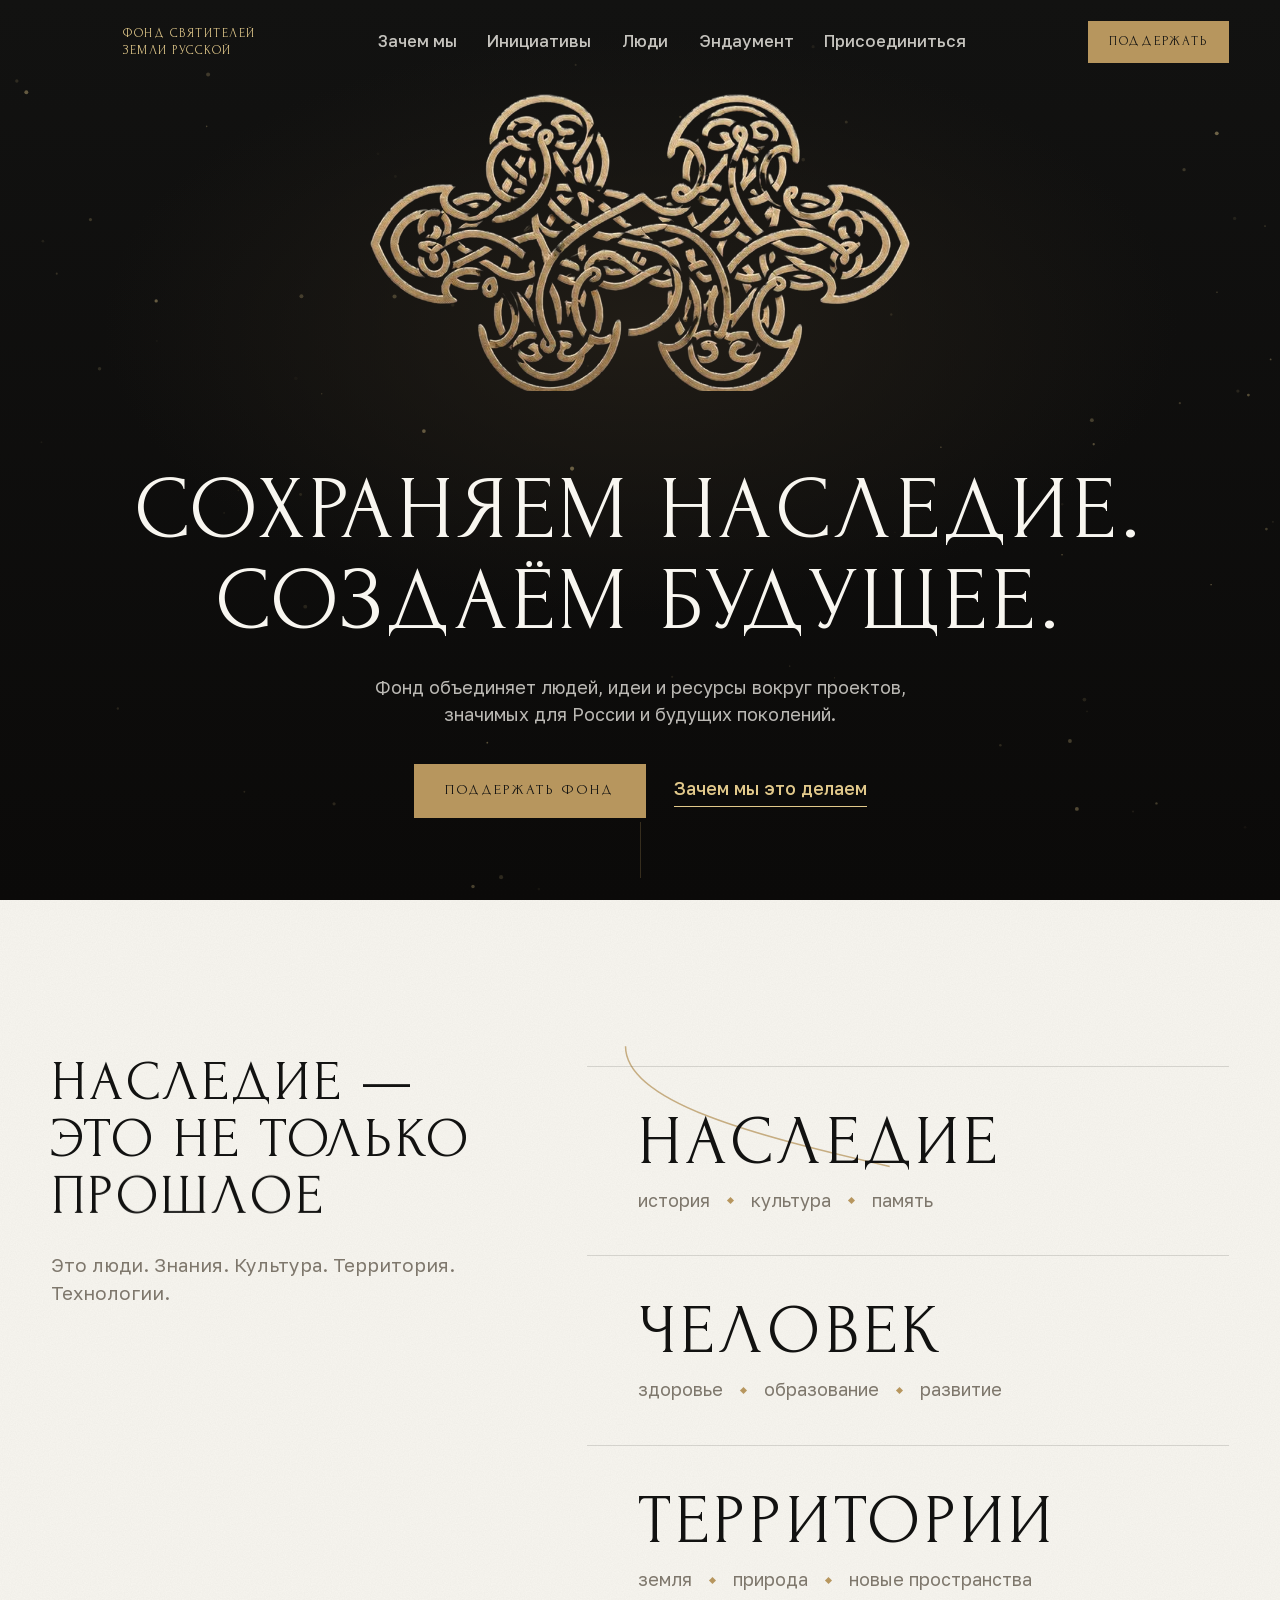
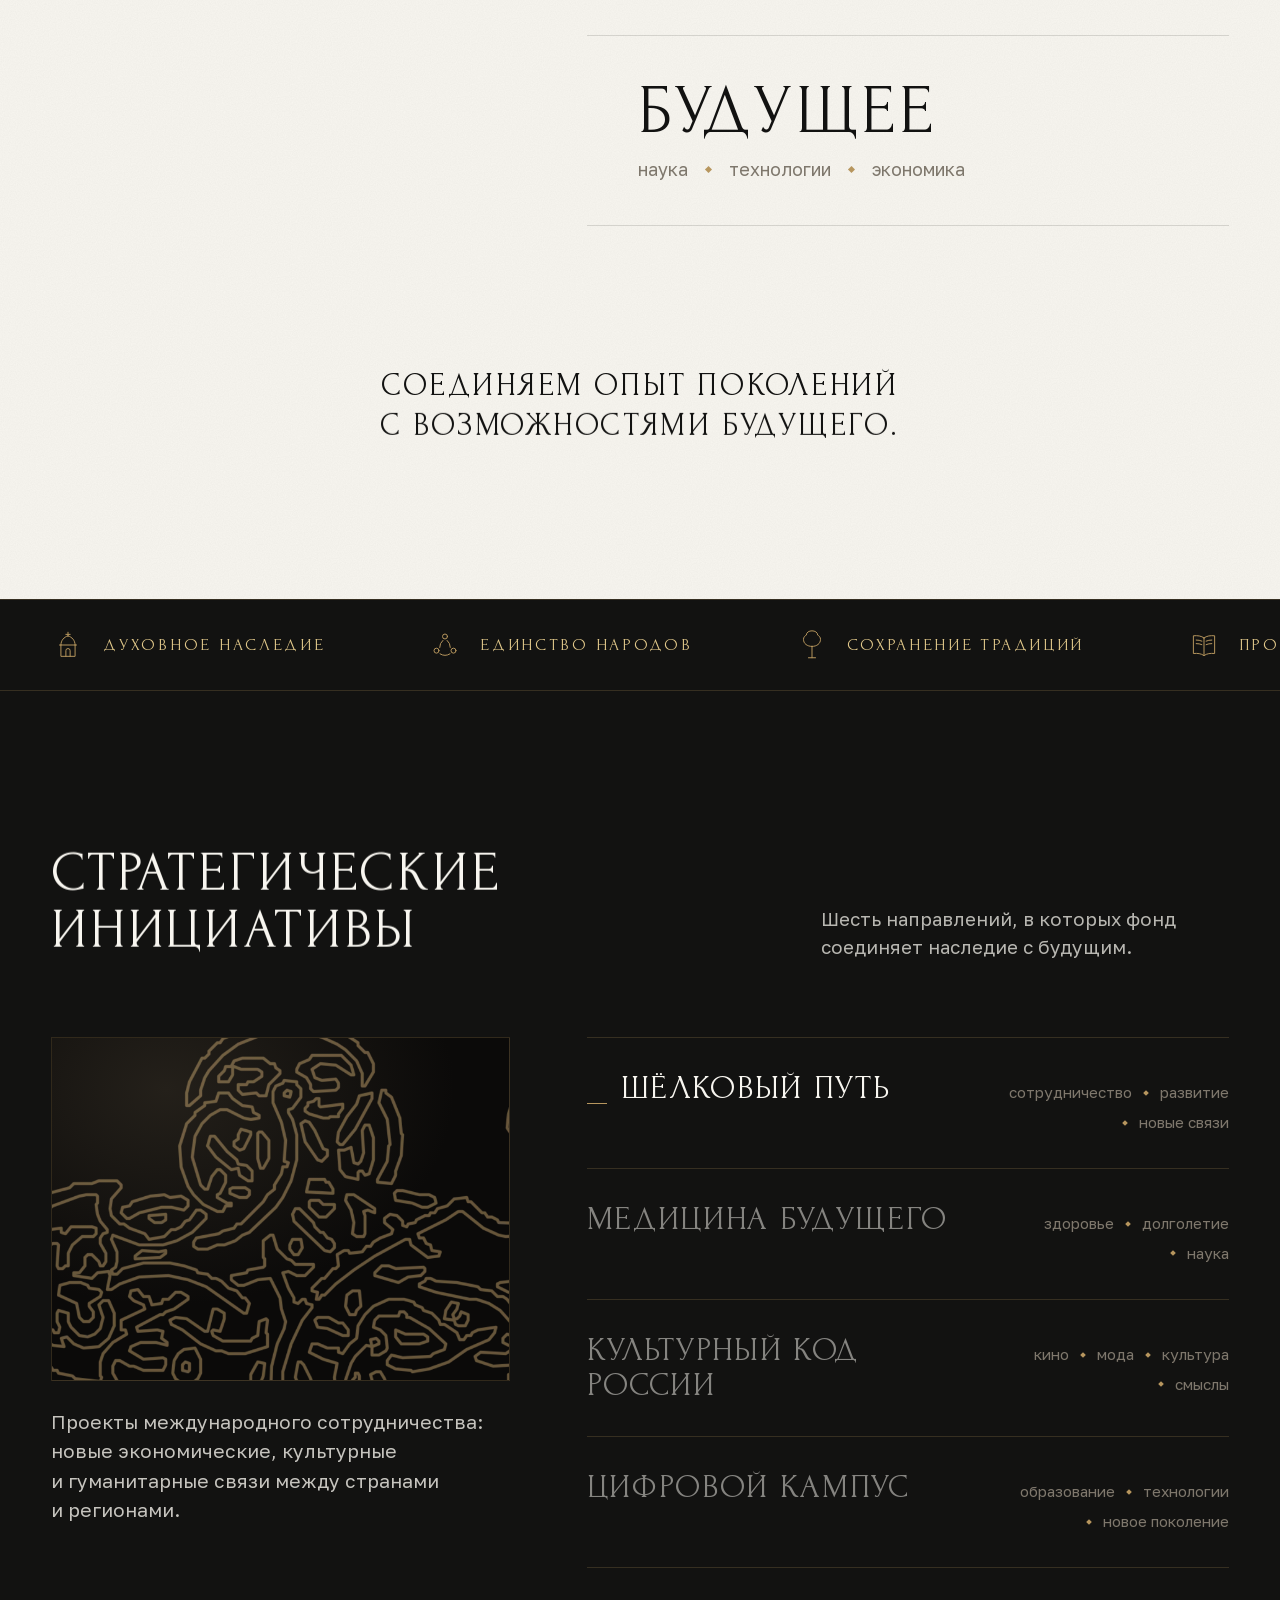
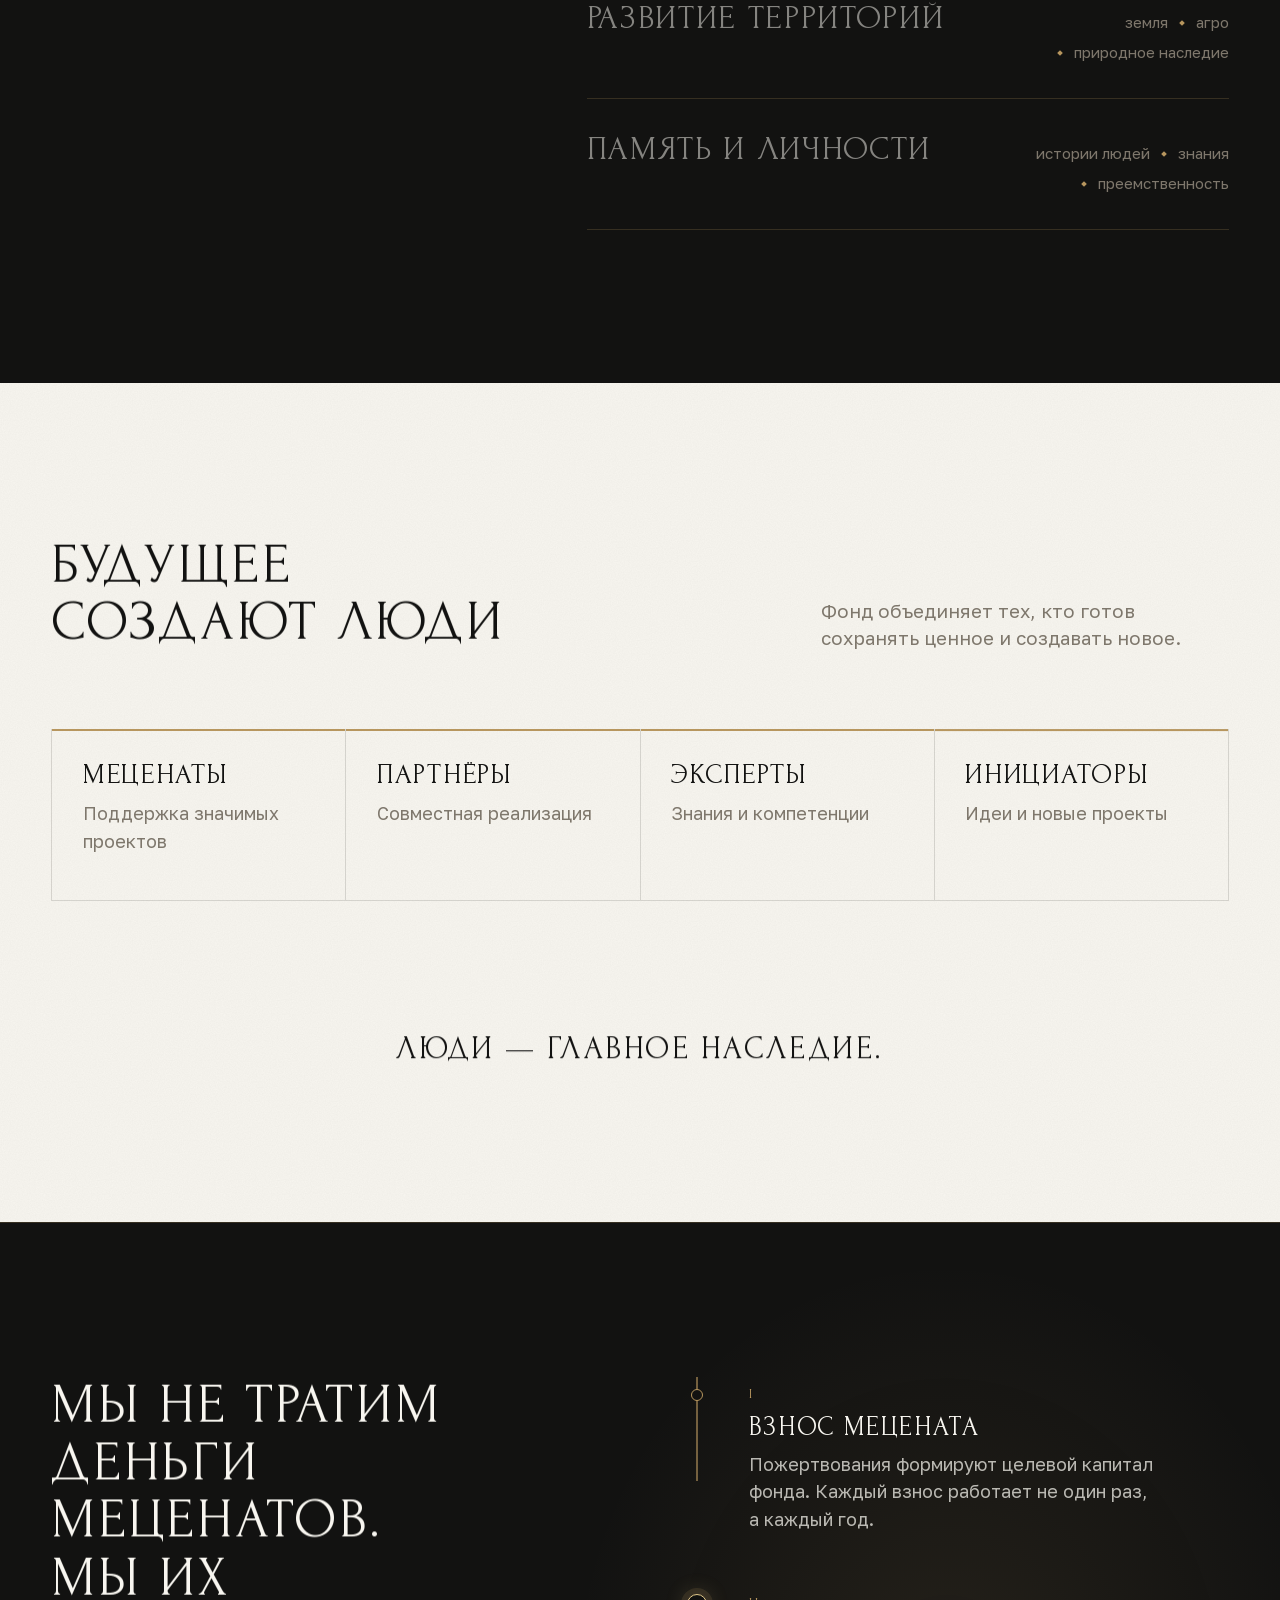
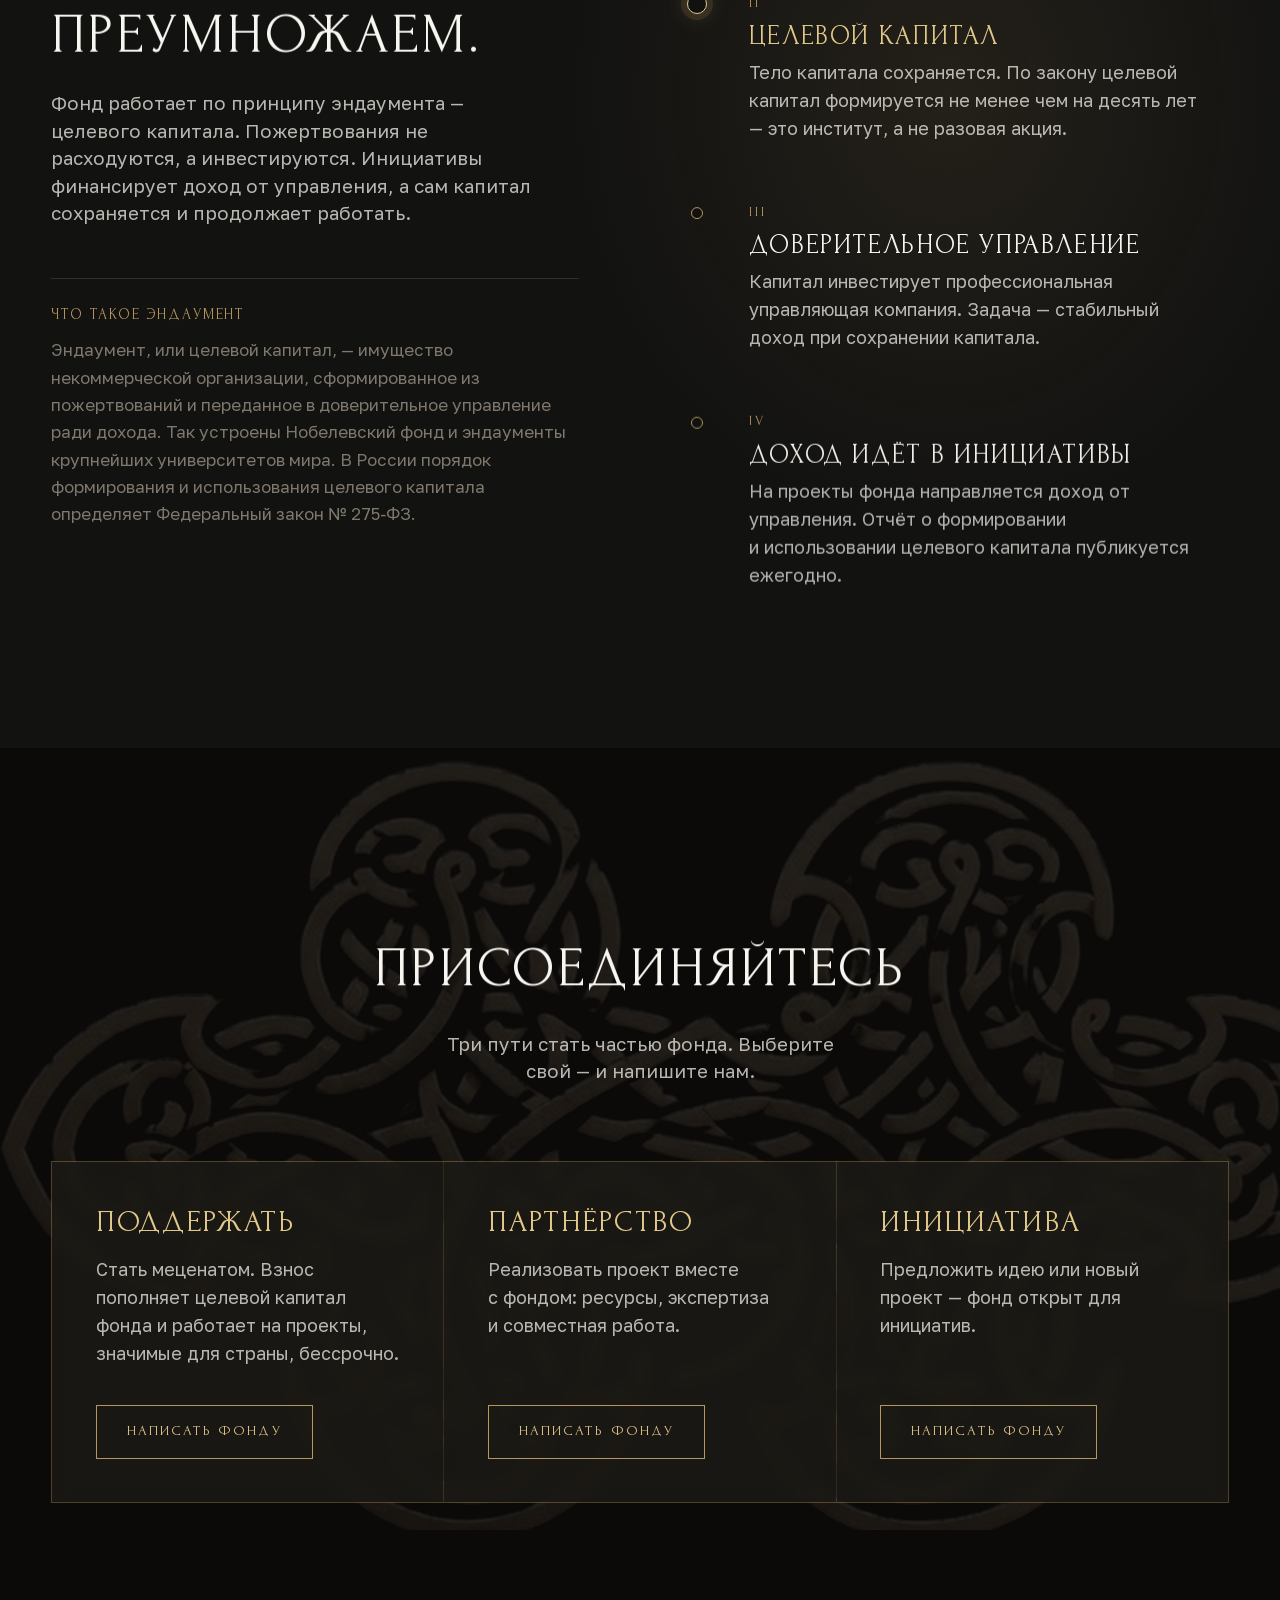
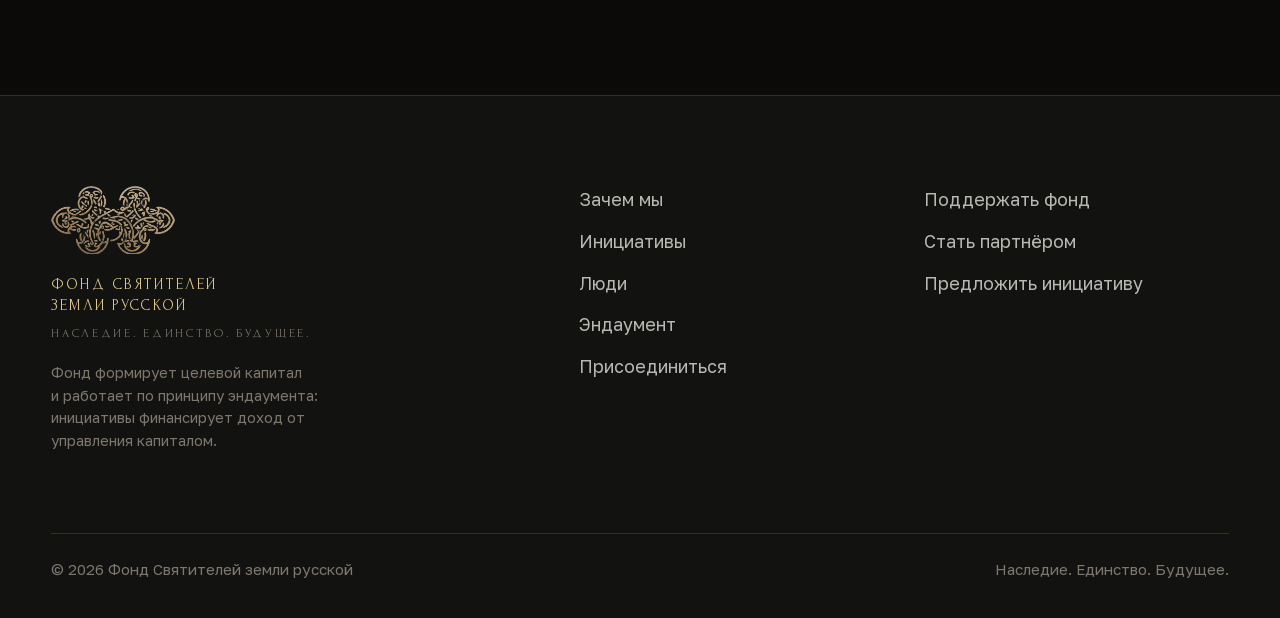
<file: index.html>
<!doctype html>
<html lang="ru" class="no-js">
<head>
<meta charset="utf-8">
<meta name="viewport" content="width=device-width, initial-scale=1">
<title>Фонд Святителей земли русской — Наследие. Единство. Будущее.</title>
<meta name="description" content="Эндаумент-фонд: объединяет людей, идеи и ресурсы вокруг проектов, значимых для России и будущих поколений. Пожертвования формируют целевой капитал, а инициативы финансирует доход от его управления.">
<link rel="canonical" href="https://shumniyvlad-cell.github.io/fond-svyatiteley/">
<meta property="og:type" content="website">
<meta property="og:title" content="Фонд Святителей земли русской">
<meta property="og:description" content="Сохраняем наследие. Создаём будущее. Эндаумент-фонд: мы не тратим деньги меценатов — мы их преумножаем.">
<meta property="og:url" content="https://shumniyvlad-cell.github.io/fond-svyatiteley/">
<meta property="og:image" content="https://shumniyvlad-cell.github.io/fond-svyatiteley/assets/img/og.jpg">
<meta name="twitter:card" content="summary_large_image">
<meta name="theme-color" content="#121211">
<link rel="icon" type="image/png" sizes="32x32" href="assets/img/favicon-32.png">
<link rel="apple-touch-icon" href="assets/img/favicon-512.png">
<link rel="preload" href="assets/fonts/Forum-400-cyrillic.woff2" as="font" type="font/woff2" crossorigin>
<link rel="preload" href="assets/fonts/GolosText-var-cyrillic.woff2" as="font" type="font/woff2" crossorigin>
<link rel="preload" href="assets/img/ornament-1800.webp" as="image" type="image/webp" fetchpriority="high">
<link rel="stylesheet" href="css/fonts.css">
<link rel="stylesheet" href="css/styles.css">
<script>document.documentElement.classList.replace('no-js','js')</script>
</head>
<body>

<a class="skip" href="#mission">Перейти к содержанию</a>

<header class="nav" id="nav">
  <div class="nav__inner">
    <a class="brand" href="#top" aria-label="Фонд Святителей земли русской — на главную">
      <span class="brand__slot" id="brandSlot" aria-hidden="true">
        <img class="orn-static" src="assets/img/ornament-480.webp" alt="" width="480" height="264">
      </span>
      <span class="brand__name">Фонд Святителей<br>земли русской</span>
    </a>
    <nav class="nav__links" aria-label="Разделы сайта">
      <a href="#mission">Зачем мы</a>
      <a href="#initiatives">Инициативы</a>
      <a href="#people">Люди</a>
      <a href="#endowment">Эндаумент</a>
      <a href="#join">Присоединиться</a>
    </nav>
    <div class="nav__actions">
      <button class="btn btn--gold" type="button" data-open-form data-role="Поддержать">Поддержать</button>
      <button class="burger" id="burger" type="button" aria-expanded="false" aria-controls="menu" aria-label="Открыть меню">
        <span></span><span></span>
      </button>
    </div>
  </div>
</header>

<div class="menu" id="menu" hidden>
  <nav class="menu__links" aria-label="Меню">
    <a href="#mission">Зачем мы</a>
    <a href="#initiatives">Инициативы</a>
    <a href="#people">Люди</a>
    <a href="#endowment">Эндаумент</a>
    <a href="#join">Присоединиться</a>
  </nav>
  <p class="menu__tag">Наследие. Единство. Будущее.</p>
</div>

<div class="orn-layer" id="ornLayer" aria-hidden="true">
  <div class="orn" id="orn">
    <img class="orn__img" id="ornImg"
         src="assets/img/ornament-1800.webp"
         srcset="assets/img/ornament-480.webp 480w, assets/img/ornament-1000.webp 1000w, assets/img/ornament-1800.webp 1800w"
         sizes="(max-width: 700px) 90vw, 700px"
         width="1800" height="990" alt="" decoding="async" fetchpriority="high">
    <div class="orn__shine"></div>
  </div>
</div>

<main id="top">

  <section class="hero" id="hero">
    <canvas class="hero__dust" id="dust" aria-hidden="true"></canvas>
    <div class="hero__inner wrap">
      <div class="hero__orn-space" id="ornSpace" aria-hidden="true">
        <img class="orn-static" src="assets/img/ornament-1000.webp" alt="" width="1000" height="550">
      </div>
      <p class="hero__tag" data-intro>Наследие. Единство. Будущее.</p>
      <h1 class="hero__title">
        <span class="line"><span>Сохраняем наследие.</span></span>
        <span class="line"><span>Создаём будущее.</span></span>
      </h1>
      <p class="hero__lead" data-intro>Фонд объединяет людей, идеи и&nbsp;ресурсы вокруг проектов, значимых для России и&nbsp;будущих поколений.</p>
      <div class="hero__cta" data-intro>
        <button class="btn btn--gold" type="button" data-open-form data-role="Поддержать">Поддержать фонд</button>
        <a class="link" href="#mission">Зачем мы это делаем</a>
      </div>
    </div>
    <div class="hero__counter" id="counter" aria-hidden="true">000</div>
    <div class="hero__scroll" aria-hidden="true"><span></span></div>
  </section>

  <section class="mission paper" id="mission">
    <div class="wrap mission__grid">
      <div class="mission__intro">
        <h2 class="h2 reveal">
          <span class="line"><span>Наследие —</span></span>
          <span class="line"><span>это не только</span></span>
          <span class="line"><span>прошлое</span></span>
        </h2>
        <p class="lead">Это люди. Знания. Культура. Территория. Технологии.</p>
      </div>
      <div class="mission__list" id="pillars">
        <svg class="thread" viewBox="0 0 100 1000" preserveAspectRatio="none" aria-hidden="true" focusable="false">
          <path id="threadPath" d="M 6 -10 C 6 140, 94 160, 94 300 C 94 440, 6 460, 6 600 C 6 740, 94 760, 94 900 C 94 960, 60 1010, 30 1010"/>
        </svg>
        <article class="pillar">
          <h3 class="pillar__name"><span class="line"><span>Наследие</span></span></h3>
          <ul class="pillar__tags"><li>история</li><li>культура</li><li>память</li></ul>
        </article>
        <article class="pillar">
          <h3 class="pillar__name"><span class="line"><span>Человек</span></span></h3>
          <ul class="pillar__tags"><li>здоровье</li><li>образование</li><li>развитие</li></ul>
        </article>
        <article class="pillar">
          <h3 class="pillar__name"><span class="line"><span>Территории</span></span></h3>
          <ul class="pillar__tags"><li>земля</li><li>природа</li><li>новые пространства</li></ul>
        </article>
        <article class="pillar">
          <h3 class="pillar__name"><span class="line"><span>Будущее</span></span></h3>
          <ul class="pillar__tags"><li>наука</li><li>технологии</li><li>экономика</li></ul>
        </article>
      </div>
    </div>
    <p class="inscription wrap reveal">
      <span class="line"><span>Соединяем опыт поколений</span></span>
      <span class="line"><span>с возможностями будущего.</span></span>
    </p>
  </section>

  <section class="values" aria-label="Ценности фонда">
    <div class="marquee">
      <ul class="marquee__track">
        <li><svg viewBox="0 0 48 48" aria-hidden="true"><path d="M24 6v6M21 9h6"/><path d="M14 24c0-7 4.5-11 10-13 5.5 2 10 6 10 13"/><path d="M12 24h24"/><path d="M14 24v16h20V24"/><path d="M21 40v-8a3 3 0 0 1 6 0v8"/></svg>Духовное наследие</li>
        <li><svg viewBox="0 0 48 48" aria-hidden="true"><circle cx="24" cy="12" r="3.5"/><circle cx="12" cy="32" r="3.5"/><circle cx="36" cy="32" r="3.5"/><path d="M16.5 27.5A13 13 0 0 1 21 17.5"/><path d="M27 17.5a13 13 0 0 1 4.5 10"/><path d="M17 36.5a13 13 0 0 0 14 0"/></svg>Единство народов</li>
        <li><svg viewBox="0 0 48 48" aria-hidden="true"><path d="M24 42V26"/><path d="M24 26c-7 0-12-4-12-10 0-3 2-5 4-6 0-4 4-6 8-6s8 2 8 6c2 1 4 3 4 6 0 6-5 10-12 10z"/><path d="M19 42h10"/></svg>Сохранение традиций</li>
        <li><svg viewBox="0 0 48 48" aria-hidden="true"><path d="M24 14c-4-3-9-3.5-15-3v25c6-.5 11 0 15 3 4-3 9-3.5 15-3V11c-6-.5-11 0-15 3z"/><path d="M24 14v25"/><path d="M13 17c3 0 5.5.5 8 1.5M13 22c3 0 5.5.5 8 1.5M35 17c-3 0-5.5.5-8 1.5M35 22c-3 0-5.5.5-8 1.5"/></svg>Просвещение и культура</li>
        <li><svg viewBox="0 0 48 48" aria-hidden="true"><path d="M4 38l12-20 7 11 5-7 16 16z"/><path d="M13 27l3-4 3 4"/><path d="M4 38h40"/></svg>Развитие территорий</li>
        <li><svg viewBox="0 0 48 48" aria-hidden="true"><path d="M12 34a12 12 0 0 1 24 0"/><path d="M24 12v4M10 20l3 3M38 20l-3 3M4 34h40M8 40h32"/></svg>Будущее поколений</li>
      </ul>
      <ul class="marquee__track" aria-hidden="true">
        <li><svg viewBox="0 0 48 48"><path d="M24 6v6M21 9h6"/><path d="M14 24c0-7 4.5-11 10-13 5.5 2 10 6 10 13"/><path d="M12 24h24"/><path d="M14 24v16h20V24"/><path d="M21 40v-8a3 3 0 0 1 6 0v8"/></svg>Духовное наследие</li>
        <li><svg viewBox="0 0 48 48"><circle cx="24" cy="12" r="3.5"/><circle cx="12" cy="32" r="3.5"/><circle cx="36" cy="32" r="3.5"/><path d="M16.5 27.5A13 13 0 0 1 21 17.5"/><path d="M27 17.5a13 13 0 0 1 4.5 10"/><path d="M17 36.5a13 13 0 0 0 14 0"/></svg>Единство народов</li>
        <li><svg viewBox="0 0 48 48"><path d="M24 42V26"/><path d="M24 26c-7 0-12-4-12-10 0-3 2-5 4-6 0-4 4-6 8-6s8 2 8 6c2 1 4 3 4 6 0 6-5 10-12 10z"/><path d="M19 42h10"/></svg>Сохранение традиций</li>
        <li><svg viewBox="0 0 48 48"><path d="M24 14c-4-3-9-3.5-15-3v25c6-.5 11 0 15 3 4-3 9-3.5 15-3V11c-6-.5-11 0-15 3z"/><path d="M24 14v25"/><path d="M13 17c3 0 5.5.5 8 1.5M13 22c3 0 5.5.5 8 1.5M35 17c-3 0-5.5.5-8 1.5M35 22c-3 0-5.5.5-8 1.5"/></svg>Просвещение и культура</li>
        <li><svg viewBox="0 0 48 48"><path d="M4 38l12-20 7 11 5-7 16 16z"/><path d="M13 27l3-4 3 4"/><path d="M4 38h40"/></svg>Развитие территорий</li>
        <li><svg viewBox="0 0 48 48"><path d="M12 34a12 12 0 0 1 24 0"/><path d="M24 12v4M10 20l3 3M38 20l-3 3M4 34h40M8 40h32"/></svg>Будущее поколений</li>
      </ul>
    </div>
  </section>

  <section class="init" id="initiatives">
    <div class="wrap">
      <div class="section-head">
        <h2 class="h2 reveal">
          <span class="line"><span>Стратегические</span></span>
          <span class="line"><span>инициативы</span></span>
        </h2>
        <p class="lead lead--ink">Шесть направлений, в&nbsp;которых фонд соединяет наследие с&nbsp;будущим.</p>
      </div>
      <div class="init__grid">
        <div class="init__stage">
          <div class="init__stage-art" id="stageArt" style="--x:-18%;--y:-6%">
            <img src="assets/img/ornament-lines.webp" alt="" width="1400" height="879" loading="lazy" decoding="async">
          </div>
          <p class="init__stage-text" id="stageText" aria-live="polite">Проекты международного сотрудничества: новые экономические, культурные и&nbsp;гуманитарные связи между странами и&nbsp;регионами.</p>
        </div>
        <ul class="init__list" id="initList">
          <li class="init__item is-active" data-x="-18%" data-y="-6%" data-desc="Проекты международного сотрудничества: новые экономические, культурные и гуманитарные связи между странами и регионами.">
            <button class="init__row" type="button" aria-expanded="true">
              <span class="init__name">Шёлковый путь</span>
              <span class="init__tags"><span>сотрудничество</span><span>развитие</span><span>новые связи</span></span>
            </button>
            <p class="init__desc">Проекты международного сотрудничества: новые экономические, культурные и&nbsp;гуманитарные связи между странами и&nbsp;регионами.</p>
          </li>
          <li class="init__item" data-x="-60%" data-y="-30%" data-desc="Поддержка научных и клинических проектов в области здоровья и активного долголетия.">
            <button class="init__row" type="button" aria-expanded="false">
              <span class="init__name">Медицина будущего</span>
              <span class="init__tags"><span>здоровье</span><span>долголетие</span><span>наука</span></span>
            </button>
            <p class="init__desc">Поддержка научных и&nbsp;клинических проектов в&nbsp;области здоровья и&nbsp;активного долголетия.</p>
          </li>
          <li class="init__item" data-x="-30%" data-y="-50%" data-desc="Кино, мода и культурные проекты, которые говорят о России современным языком.">
            <button class="init__row" type="button" aria-expanded="false">
              <span class="init__name">Культурный код России</span>
              <span class="init__tags"><span>кино</span><span>мода</span><span>культура</span><span>смыслы</span></span>
            </button>
            <p class="init__desc">Кино, мода и&nbsp;культурные проекты, которые говорят о&nbsp;России современным языком.</p>
          </li>
          <li class="init__item" data-x="-70%" data-y="-2%" data-desc="Образовательные и технологические среды, в которых растёт новое поколение.">
            <button class="init__row" type="button" aria-expanded="false">
              <span class="init__name">Цифровой кампус</span>
              <span class="init__tags"><span>образование</span><span>технологии</span><span>новое поколение</span></span>
            </button>
            <p class="init__desc">Образовательные и&nbsp;технологические среды, в&nbsp;которых растёт новое поколение.</p>
          </li>
          <li class="init__item" data-x="-8%" data-y="-40%" data-desc="Земля, агропроекты и природное наследие: развитие территорий с уважением к их истории.">
            <button class="init__row" type="button" aria-expanded="false">
              <span class="init__name">Развитие территорий</span>
              <span class="init__tags"><span>земля</span><span>агро</span><span>природное наследие</span></span>
            </button>
            <p class="init__desc">Земля, агропроекты и&nbsp;природное наследие: развитие территорий с&nbsp;уважением к&nbsp;их истории.</p>
          </li>
          <li class="init__item" data-x="-45%" data-y="-18%" data-desc="Истории людей, их знания и опыт — сохранение преемственности между поколениями.">
            <button class="init__row" type="button" aria-expanded="false">
              <span class="init__name">Память и личности</span>
              <span class="init__tags"><span>истории людей</span><span>знания</span><span>преемственность</span></span>
            </button>
            <p class="init__desc">Истории людей, их знания и&nbsp;опыт — сохранение преемственности между поколениями.</p>
          </li>
        </ul>
      </div>
    </div>
  </section>

  <section class="people paper" id="people">
    <div class="wrap">
      <div class="section-head">
        <h2 class="h2 reveal">
          <span class="line"><span>Будущее</span></span>
          <span class="line"><span>создают люди</span></span>
        </h2>
        <p class="lead">Фонд объединяет тех, кто готов сохранять ценное и&nbsp;создавать новое.</p>
      </div>
      <ul class="roles">
        <li class="role"><h3>Меценаты</h3><p>Поддержка значимых проектов</p></li>
        <li class="role"><h3>Партнёры</h3><p>Совместная реализация</p></li>
        <li class="role"><h3>Эксперты</h3><p>Знания и компетенции</p></li>
        <li class="role"><h3>Инициаторы</h3><p>Идеи и новые проекты</p></li>
      </ul>
    </div>
    <p class="inscription wrap reveal">
      <span class="line"><span>Люди — главное наследие.</span></span>
    </p>
  </section>

  <section class="endow" id="endowment">
    <div class="wrap endow__grid">
      <div class="endow__intro">
        <h2 class="h2 reveal">
          <span class="line"><span>Мы не тратим</span></span>
          <span class="line"><span>деньги меценатов.</span></span>
          <span class="line"><span>Мы их преумножаем.</span></span>
        </h2>
        <p class="lead lead--ink">Фонд работает по принципу эндаумента — целевого капитала. Пожертвования не расходуются, а&nbsp;инвестируются. Инициативы финансирует доход от управления, а&nbsp;сам капитал сохраняется и&nbsp;продолжает работать.</p>
        <div class="endow__def">
          <h3>Что такое эндаумент</h3>
          <p>Эндаумент, или целевой капитал, — имущество некоммерческой организации, сформированное из пожертвований и&nbsp;переданное в&nbsp;доверительное управление ради дохода. Так устроены Нобелевский фонд и&nbsp;эндаументы крупнейших университетов мира. В&nbsp;России порядок формирования и&nbsp;использования целевого капитала определяет Федеральный закон №&nbsp;275‑ФЗ.</p>
        </div>
      </div>
      <ol class="flow" id="flow">
        <svg class="flow__line" viewBox="0 0 2 100" preserveAspectRatio="none" aria-hidden="true" focusable="false">
          <path id="flowPath" d="M1 0 V100"/>
        </svg>
        <li class="flow__step">
          <span class="flow__num" aria-hidden="true"></span>
          <h3>Взнос мецената</h3>
          <p>Пожертвования формируют целевой капитал фонда. Каждый взнос работает не один раз, а&nbsp;каждый год.</p>
        </li>
        <li class="flow__step flow__step--capital">
          <span class="flow__num" aria-hidden="true"></span>
          <h3>Целевой капитал</h3>
          <p>Тело капитала сохраняется. По закону целевой капитал формируется не менее чем на десять лет — это институт, а&nbsp;не разовая акция.</p>
        </li>
        <li class="flow__step">
          <span class="flow__num" aria-hidden="true"></span>
          <h3>Доверительное управление</h3>
          <p>Капитал инвестирует профессиональная управляющая компания. Задача — стабильный доход при сохранении капитала.</p>
        </li>
        <li class="flow__step">
          <span class="flow__num" aria-hidden="true"></span>
          <h3>Доход идёт в инициативы</h3>
          <p>На проекты фонда направляется доход от управления. Отчёт о&nbsp;формировании и&nbsp;использовании целевого капитала публикуется ежегодно.</p>
        </li>
      </ol>
    </div>
  </section>

  <section class="join" id="join">
    <div class="join__bg" aria-hidden="true">
      <img src="assets/img/ornament-1000.webp" alt="" width="1000" height="550" loading="lazy" decoding="async">
    </div>
    <div class="wrap">
      <div class="section-head section-head--center">
        <h2 class="h2 reveal"><span class="line"><span>Присоединяйтесь</span></span></h2>
        <p class="lead lead--ink">Три пути стать частью фонда. Выберите свой — и&nbsp;напишите нам.</p>
      </div>
      <div class="doors">
        <article class="door">
          <h3>Поддержать</h3>
          <p>Стать меценатом. Взнос пополняет целевой капитал фонда и&nbsp;работает на проекты, значимые для страны, бессрочно.</p>
          <button class="btn btn--ghost" type="button" data-open-form data-role="Поддержать">Написать фонду</button>
        </article>
        <article class="door">
          <h3>Партнёрство</h3>
          <p>Реализовать проект вместе с&nbsp;фондом: ресурсы, экспертиза и&nbsp;совместная работа.</p>
          <button class="btn btn--ghost" type="button" data-open-form data-role="Партнёрство">Написать фонду</button>
        </article>
        <article class="door">
          <h3>Инициатива</h3>
          <p>Предложить идею или новый проект — фонд открыт для инициатив.</p>
          <button class="btn btn--ghost" type="button" data-open-form data-role="Инициатива">Написать фонду</button>
        </article>
      </div>
    </div>
  </section>

</main>

<footer class="footer">
  <div class="wrap footer__grid">
    <div class="footer__brand">
      <img class="footer__orn" src="assets/img/ornament-480.webp" alt="" width="480" height="264" loading="lazy">
      <p class="footer__name">Фонд Святителей<br>земли русской</p>
      <p class="footer__tag">Наследие. Единство. Будущее.</p>
      <p class="footer__note">Фонд формирует целевой капитал и&nbsp;работает по принципу эндаумента: инициативы финансирует доход от управления капиталом.</p>
    </div>
    <nav class="footer__nav" aria-label="Карта сайта">
      <a href="#mission">Зачем мы</a>
      <a href="#initiatives">Инициативы</a>
      <a href="#people">Люди</a>
      <a href="#endowment">Эндаумент</a>
      <a href="#join">Присоединиться</a>
    </nav>
    <div class="footer__nav">
      <button class="footer__link" type="button" data-open-form data-role="Поддержать">Поддержать фонд</button>
      <button class="footer__link" type="button" data-open-form data-role="Партнёрство">Стать партнёром</button>
      <button class="footer__link" type="button" data-open-form data-role="Инициатива">Предложить инициативу</button>
    </div>
    <p class="footer__copy"><span>© 2026 Фонд Святителей земли русской</span><span>Наследие. Единство. Будущее.</span></p>
  </div>
</footer>

<dialog class="modal" id="formModal" aria-labelledby="formTitle">
  <button class="modal__close" type="button" data-close aria-label="Закрыть">
    <svg viewBox="0 0 24 24" aria-hidden="true"><path d="M5 5l14 14M19 5L5 19"/></svg>
  </button>
  <form class="form" id="joinForm" novalidate>
    <h2 class="form__title" id="formTitle">Написать фонду</h2>
    <p class="form__sub" id="formSub">Расскажите о себе — мы ответим лично.</p>
    <input type="hidden" name="role" id="formRole" value="">
    <label>Имя<input name="name" type="text" required autocomplete="name"></label>
    <label>Как с вами связаться<input name="contact" type="text" required autocomplete="email" placeholder="Телефон, почта или Telegram"></label>
    <label>Сообщение<textarea name="message" rows="4"></textarea></label>
    <button class="btn btn--gold" type="submit">Отправить</button>
    <p class="form__note">Нажимая «Отправить», вы соглашаетесь на обработку персональных данных.</p>
  </form>
  <div class="form__done" hidden>
    <h2 class="form__title">Спасибо</h2>
    <p class="form__sub">Сообщение отправлено. Мы свяжемся с вами.</p>
    <button class="btn btn--ghost" type="button" data-close>Закрыть</button>
  </div>
</dialog>

<script src="vendor/gsap.min.js"></script>
<script src="vendor/ScrollTrigger.min.js"></script>
<script src="vendor/lenis.min.js"></script>
<script src="js/main.js"></script>
</body>
</html>
</file>
<file: css/fonts.css>
@font-face{font-family:'Forum';font-style:normal;font-weight:400;font-display:swap;src:url('../assets/fonts/Forum-400-cyrillic-ext.woff2') format('woff2');unicode-range:U+0460-052F, U+1C80-1C8A, U+20B4, U+2DE0-2DFF, U+A640-A69F, U+FE2E-FE2F;}
@font-face{font-family:'Forum';font-style:normal;font-weight:400;font-display:swap;src:url('../assets/fonts/Forum-400-cyrillic.woff2') format('woff2');unicode-range:U+0301, U+0400-045F, U+0490-0491, U+04B0-04B1, U+2116;}
@font-face{font-family:'Forum';font-style:normal;font-weight:400;font-display:swap;src:url('../assets/fonts/Forum-400-latin.woff2') format('woff2');unicode-range:U+0000-00FF, U+0131, U+0152-0153, U+02BB-02BC, U+02C6, U+02DA, U+02DC, U+0304, U+0308, U+0329, U+2000-206F, U+20AC, U+2122, U+2191, U+2193, U+2212, U+2215, U+FEFF, U+FFFD;}
@font-face{font-family:'Golos Text';font-style:normal;font-weight:400 900;font-display:swap;src:url('../assets/fonts/GolosText-var-ext.woff2') format('woff2');unicode-range:U+0460-052F, U+1C80-1C8A, U+20B4, U+2DE0-2DFF, U+A640-A69F, U+FE2E-FE2F;}
@font-face{font-family:'Golos Text';font-style:normal;font-weight:400 900;font-display:swap;src:url('../assets/fonts/GolosText-var-cyrillic.woff2') format('woff2');unicode-range:U+0301, U+0400-045F, U+0490-0491, U+04B0-04B1, U+2116;}
@font-face{font-family:'Golos Text';font-style:normal;font-weight:400 900;font-display:swap;src:url('../assets/fonts/GolosText-var-latin.woff2') format('woff2');unicode-range:U+0000-00FF, U+0131, U+0152-0153, U+02BB-02BC, U+02C6, U+02DA, U+02DC, U+0304, U+0308, U+0329, U+2000-206F, U+20AC, U+2122, U+2191, U+2193, U+2212, U+2215, U+FEFF, U+FFFD;}
</file>
<file: css/styles.css>
/* ------------------------------------------------------------------
   Фонд Святителей земли русской — стили
   Палитра и типографика из брендбука: чёрный / золото / крем,
   инскрипционные капители (Forum) + русский гротеск (Golos Text).
------------------------------------------------------------------- */

:root {
  --ink-0: #0b0a09;
  --ink-1: #121211;
  --ink-2: #1b1916;
  --gold: #b7965e;
  --gold-hi: #e2c98b;
  --gold-lo: #6e5938;
  --paper: #f8f6f0;
  --paper-2: #ece7db;
  --umber: #35312b;
  --stone: #7e776c;
  --line-ink: rgba(183, 150, 94, 0.22);
  --line-paper: rgba(53, 49, 43, 0.16);

  --display: 'Forum', 'Times New Roman', Georgia, serif;
  --text: 'Golos Text', system-ui, -apple-system, 'Segoe UI', Roboto, sans-serif;

  --pad: clamp(20px, 4vw, 64px);
  --nav-h: 84px;
  --max: 1440px;

  --ease-out: cubic-bezier(0.16, 1, 0.3, 1);
  --ease-inout: cubic-bezier(0.65, 0, 0.35, 1);
}

/* Lenis */
html.lenis, html.lenis body { height: auto; }
.lenis.lenis-smooth { scroll-behavior: auto !important; }
.lenis.lenis-smooth [data-lenis-prevent] { overscroll-behavior: contain; }
.lenis.lenis-stopped { overflow: hidden; }

*, *::before, *::after { box-sizing: border-box; }

html {
  font-size: clamp(16px, 0.95vw + 11px, 18px);
  background: var(--ink-1);
  -webkit-text-size-adjust: 100%;
}

body {
  margin: 0;
  background: var(--ink-1);
  color: var(--paper);
  font-family: var(--text);
  font-weight: 400;
  line-height: 1.55;
  -webkit-font-smoothing: antialiased;
  overflow-x: clip;
}

body.menu-open { overflow: hidden; }

img, svg { display: block; max-width: 100%; }
button { font: inherit; color: inherit; }

:focus-visible {
  outline: 2px solid var(--gold-hi);
  outline-offset: 3px;
}

.wrap {
  width: 100%;
  max-width: var(--max);
  margin-inline: auto;
  padding-inline: var(--pad);
}

.skip {
  position: absolute;
  left: -999px;
  top: 10px;
  z-index: 200;
  padding: 10px 16px;
  background: var(--gold);
  color: var(--ink-1);
  text-decoration: none;
  font-weight: 600;
}
.skip:focus { left: 10px; }

/* ---------- Типографика ---------- */

.h2 {
  font-family: var(--display);
  font-weight: 400;
  text-transform: uppercase;
  letter-spacing: 0.05em;
  line-height: 1.02;
  font-size: clamp(2.1rem, 4.4vw, 4.2rem);
  margin: 0;
}

.lead {
  font-size: clamp(1.05rem, 1.25vw, 1.35rem);
  line-height: 1.45;
  max-width: 34ch;
  color: var(--stone);
  margin: 1.4rem 0 0;
}
.lead--ink { color: rgba(248, 246, 240, 0.72); }

.inscription {
  font-family: var(--display);
  text-transform: uppercase;
  letter-spacing: 0.08em;
  text-align: center;
  font-size: clamp(1.35rem, 2.5vw, 2.35rem);
  line-height: 1.25;
  margin: clamp(80px, 10vw, 160px) auto 0;
}
.paper .inscription { color: var(--ink-1); }

/* строка для reveal: обрезаем только по вертикали, оставляя место хвостам Д/Ц/Щ */
.line {
  display: block;
  overflow: hidden;
  padding-bottom: 0.14em;
  margin-bottom: -0.14em;
}
.line > span { display: block; will-change: transform; }

/* ---------- Кнопки и ссылки ---------- */

.btn {
  display: inline-flex;
  align-items: center;
  justify-content: center;
  min-height: 54px;
  padding: 0 30px;
  font-family: var(--display);
  text-transform: uppercase;
  letter-spacing: 0.14em;
  font-size: 0.82rem;
  line-height: 1;
  text-decoration: none;
  cursor: pointer;
  border: 1px solid var(--gold);
  border-radius: 0;
  background: transparent;
  transition: background 0.35s, color 0.35s, border-color 0.35s;
}
.btn--gold { background: var(--gold); color: var(--ink-1); }
.btn--gold:hover { background: var(--gold-hi); border-color: var(--gold-hi); }
.btn--ghost { color: var(--gold-hi); }
.btn--ghost:hover { background: var(--gold); color: var(--ink-1); }
.btn:disabled { opacity: 0.6; cursor: default; }

.link {
  color: var(--gold-hi);
  text-decoration: none;
  font-weight: 500;
  position: relative;
  padding-bottom: 4px;
}
.link::after {
  content: '';
  position: absolute;
  left: 0; right: 0; bottom: 0;
  height: 1px;
  background: currentColor;
  transform: scaleX(1);
  transform-origin: left;
  transition: transform 0.5s var(--ease-out);
}
.link:hover::after { transform: scaleX(0); transform-origin: right; }

/* ---------- Навигация ---------- */

.nav {
  position: fixed;
  top: 0; left: 0; right: 0;
  z-index: 50;
  height: var(--nav-h);
  transition: background 0.5s, border-color 0.5s;
  border-bottom: 1px solid transparent;
}
.nav.is-scrolled {
  background: rgba(18, 18, 17, 0.74);
  -webkit-backdrop-filter: blur(14px) saturate(120%);
  backdrop-filter: blur(14px) saturate(120%);
  border-color: var(--line-ink);
}
.nav__inner {
  height: 100%;
  max-width: var(--max);
  margin-inline: auto;
  padding-inline: var(--pad);
  display: flex;
  align-items: center;
  justify-content: space-between;
  gap: 24px;
}

.brand {
  display: flex;
  align-items: center;
  gap: 14px;
  color: var(--paper);
  text-decoration: none;
}
.brand__slot {
  display: block;
  width: 58px;
  aspect-ratio: 1800 / 990;
  flex: none;
}
.brand__name {
  font-family: var(--display);
  text-transform: uppercase;
  letter-spacing: 0.12em;
  font-size: 0.7rem;
  line-height: 1.3;
  color: var(--gold-hi);
}

.nav__links { display: flex; gap: clamp(18px, 2.4vw, 40px); }
.nav__links a {
  color: rgba(248, 246, 240, 0.78);
  text-decoration: none;
  font-size: 0.92rem;
  font-weight: 500;
  position: relative;
  padding: 6px 0;
  transition: color 0.3s;
}
.nav__links a::after {
  content: '';
  position: absolute;
  left: 0; right: 0; bottom: 0;
  height: 1px;
  background: var(--gold);
  transform: scaleX(0);
  transform-origin: right;
  transition: transform 0.45s var(--ease-out);
}
.nav__links a:hover { color: var(--paper); }
.nav__links a:hover::after { transform: scaleX(1); transform-origin: left; }

.nav.is-light.is-scrolled {
  background: rgba(248, 246, 240, 0.84);
  border-color: var(--line-paper);
}
.nav.is-light .nav__links a { color: rgba(53, 49, 43, 0.78); }
.nav.is-light .nav__links a:hover { color: var(--ink-1); }
.nav.is-light .brand__name { color: var(--gold-lo); }
.nav.is-light .burger span { background: var(--gold-lo); }

.nav__actions { display: flex; align-items: center; gap: 14px; }
.nav .btn { min-height: 42px; padding: 0 20px; font-size: 0.74rem; }

.burger {
  display: none;
  width: 44px; height: 44px;
  padding: 0;
  border: 0;
  background: transparent;
  cursor: pointer;
  position: relative;
}
.burger span {
  position: absolute;
  left: 10px; right: 10px;
  height: 1px;
  background: var(--gold-hi);
  transition: transform 0.4s var(--ease-out), top 0.4s var(--ease-out);
}
.burger span:nth-child(1) { top: 18px; }
.burger span:nth-child(2) { top: 26px; }
.burger.is-open span:nth-child(1) { top: 22px; transform: rotate(45deg); }
.burger.is-open span:nth-child(2) { top: 22px; transform: rotate(-45deg); }

.menu {
  position: fixed;
  inset: 0;
  z-index: 45;
  background: var(--ink-0);
  display: grid;
  align-content: center;
  padding: calc(var(--nav-h) + 20px) var(--pad) 40px;
}
.menu[hidden] { display: none; }
.menu__links { display: grid; }
.menu__links a {
  font-family: var(--display);
  text-transform: uppercase;
  letter-spacing: 0.08em;
  font-size: clamp(2rem, 8vw, 3.4rem);
  line-height: 1.1;
  color: var(--paper);
  text-decoration: none;
  padding: 16px 0;
  border-bottom: 1px solid var(--line-ink);
}
.menu__tag {
  margin: 36px 0 0;
  font-family: var(--display);
  text-transform: uppercase;
  letter-spacing: 0.24em;
  font-size: 0.72rem;
  color: var(--stone);
}

/* ---------- Орнамент (летающий слой) ---------- */

.orn-layer {
  position: fixed;
  inset: 0;
  z-index: 60;
  pointer-events: none;
  transition: opacity 0.3s;
}
body.menu-open .orn-layer { opacity: 0; }
.orn {
  position: absolute;
  top: 0; left: 0;
  width: 100px;
  transform-origin: 0 0;
  will-change: transform;
  opacity: 0;
}
.is-measured .orn { opacity: 1; }
.orn__img { width: 100%; height: auto; }
.orn__shine {
  position: absolute;
  inset: 0;
  -webkit-mask: url('../assets/img/ornament-1800.webp') center / contain no-repeat;
  mask: url('../assets/img/ornament-1800.webp') center / contain no-repeat;
  background: linear-gradient(112deg, transparent 38%, rgba(255, 244, 214, 0.95) 50%, transparent 62%);
  background-size: 320% 100%;
  background-position: 130% 0;
  mix-blend-mode: screen;
  opacity: 0;
}

/* Статичные копии орнамента — для reduced-motion и без JS */
.orn-static { width: 100%; height: auto; }
.reduced .orn-layer, .no-js .orn-layer { display: none; }
.js:not(.reduced) .orn-static { display: none; }

/* ---------- Hero ---------- */

.hero {
  position: relative;
  min-height: 100svh;
  display: grid;
  place-items: center;
  text-align: center;
  padding-top: var(--nav-h);
  overflow: hidden;
  background:
    radial-gradient(60% 46% at 50% 36%, #201c16 0%, rgba(32, 28, 22, 0) 70%),
    linear-gradient(180deg, var(--ink-1) 0%, var(--ink-0) 100%);
}
.hero__dust {
  position: absolute;
  inset: 0;
  width: 100%;
  height: 100%;
  pointer-events: none;
}
.hero__inner {
  position: relative;
  display: flex;
  flex-direction: column;
  align-items: center;
  padding-bottom: 8svh;
}
.hero__orn-space {
  --orn-h: clamp(150px, min(33svh, 34vw), 360px);
  height: var(--orn-h);
  width: calc(var(--orn-h) * 1800 / 990);
  margin-bottom: clamp(20px, 4svh, 44px);
}
.hero__tag {
  margin: 0 0 clamp(14px, 2svh, 22px);
  font-family: var(--display);
  text-transform: uppercase;
  letter-spacing: 0.22em;
  font-size: clamp(0.66rem, 0.8vw, 0.8rem);
  color: var(--gold);
}
.hero__title {
  margin: 0;
  font-family: var(--display);
  font-weight: 400;
  text-transform: uppercase;
  letter-spacing: 0.05em;
  line-height: 1.02;
  font-size: clamp(1.9rem, 7vw, 6.4rem);
  color: var(--paper);
}
.hero__lead {
  max-width: 52ch;
  margin: clamp(20px, 3svh, 32px) 0 0;
  font-size: clamp(1rem, 1.15vw, 1.2rem);
  line-height: 1.5;
  color: rgba(248, 246, 240, 0.74);
}
.hero__cta {
  display: flex;
  align-items: center;
  gap: 28px;
  margin-top: clamp(26px, 4svh, 40px);
  flex-wrap: wrap;
  justify-content: center;
}
.hero__counter {
  position: absolute;
  left: var(--pad);
  bottom: 28px;
  font-family: var(--display);
  font-size: 0.8rem;
  letter-spacing: 0.24em;
  color: var(--stone);
  font-variant-numeric: tabular-nums;
}
.hero__scroll {
  position: absolute;
  left: 50%;
  bottom: 22px;
  width: 1px;
  height: 56px;
  background: rgba(183, 150, 94, 0.25);
  overflow: hidden;
}
.hero__scroll span {
  position: absolute;
  left: 0; top: -40%;
  width: 1px; height: 40%;
  background: var(--gold-hi);
  animation: cue 2.2s var(--ease-inout) infinite;
}
@keyframes cue { to { top: 100%; } }

/* Стартовые состояния для анимаций (только при работающем JS) */
.js:not(.reduced) [data-intro] { opacity: 0; }
.js:not(.reduced) .hero__title .line > span,
.js:not(.reduced) .reveal .line > span,
.js:not(.reduced) .pillar__name .line > span { transform: translateY(112%); }
.js:not(.reduced) .role { opacity: 0; }
.js:not(.reduced) .hero__scroll { opacity: 0; }
.js:not(.reduced) .orn__img { clip-path: inset(0 100% 0 0); }
.reduced .hero__counter { display: none; }

/* ---------- Бумага ---------- */

.paper {
  position: relative;
  background: var(--paper);
  color: var(--umber);
}
.paper::before {
  content: '';
  position: absolute;
  inset: 0;
  pointer-events: none;
  opacity: 0.5;
  mix-blend-mode: multiply;
  background-image: url("data:image/svg+xml,%3Csvg xmlns='http://www.w3.org/2000/svg' width='180' height='180'%3E%3Cfilter id='n'%3E%3CfeTurbulence type='fractalNoise' baseFrequency='.85' numOctaves='2' stitchTiles='stitch'/%3E%3CfeColorMatrix values='0 0 0 0 0 0 0 0 0 0 0 0 0 0 0 0 0 0 .07 0'/%3E%3C/filter%3E%3Crect width='180' height='180' filter='url(%23n)'/%3E%3C/svg%3E");
}
.paper > * { position: relative; }

/* ---------- Зачем мы ---------- */

.mission { padding-block: clamp(96px, 12vw, 180px); }
.mission__grid {
  display: grid;
  grid-template-columns: 5fr 7fr;
  gap: clamp(32px, 6vw, 96px);
  align-items: start;
}
.mission__intro {
  position: sticky;
  top: calc(var(--nav-h) + 28px);
}
.mission__intro .h2 { color: var(--ink-1); }
.mission__list {
  position: relative;
  display: grid;
  padding-block: 12px;
}
.thread {
  position: absolute;
  inset: 0;
  width: 100%;
  height: 100%;
  overflow: visible;
  pointer-events: none;
}
.thread path {
  fill: none;
  stroke: var(--gold);
  stroke-width: 1.5;
  vector-effect: non-scaling-stroke;
  opacity: 0.75;
}
.pillar {
  position: relative;
  padding: clamp(26px, 3.2vw, 44px) 0 clamp(26px, 3.2vw, 44px) clamp(24px, 4vw, 64px);
  border-top: 1px solid var(--line-paper);
}
.pillar:last-child { border-bottom: 1px solid var(--line-paper); }
.pillar__name {
  margin: 0 0 0.55rem;
  font-family: var(--display);
  font-weight: 400;
  text-transform: uppercase;
  letter-spacing: 0.06em;
  font-size: clamp(2.3rem, 5.4vw, 5.2rem);
  line-height: 1;
  color: var(--ink-1);
}
.pillar__tags {
  list-style: none;
  margin: 0;
  padding: 0;
  display: flex;
  flex-wrap: wrap;
  align-items: center;
  gap: 8px 0;
  color: var(--stone);
  font-size: 1rem;
}
.pillar__tags li { display: inline-flex; align-items: center; }
.pillar__tags li + li::before {
  content: '';
  display: inline-block;
  width: 5px; height: 5px;
  margin: 0 18px;
  background: var(--gold);
  transform: rotate(45deg);
}

/* ---------- Ценности (лента) ---------- */

.values {
  border-top: 1px solid var(--line-ink);
  border-bottom: 1px solid var(--line-ink);
  padding: 28px 0;
  overflow: hidden;
  background: var(--ink-1);
}
.marquee {
  display: flex;
  width: max-content;
  animation: marquee 70s linear infinite;
}
.marquee__track {
  display: flex;
  list-style: none;
  margin: 0;
  padding: 0;
}
.marquee__track li {
  display: flex;
  align-items: center;
  gap: 18px;
  padding: 0 clamp(28px, 4vw, 64px);
  font-family: var(--display);
  text-transform: uppercase;
  letter-spacing: 0.16em;
  font-size: 0.95rem;
  color: var(--gold-hi);
  white-space: nowrap;
}
.marquee__track svg {
  width: 34px; height: 34px;
  flex: none;
  stroke: var(--gold);
  fill: none;
  stroke-width: 1.4;
  stroke-linecap: round;
  stroke-linejoin: round;
}
@keyframes marquee { to { transform: translateX(-50%); } }

/* ---------- Заголовки секций ---------- */

.section-head {
  display: grid;
  grid-template-columns: 1fr 1fr;
  gap: 32px;
  align-items: end;
  margin-bottom: clamp(44px, 6vw, 88px);
}
.section-head .lead { margin-top: 0; justify-self: end; }
.section-head--center {
  grid-template-columns: 1fr;
  text-align: center;
  justify-items: center;
}
.section-head--center .lead { justify-self: center; }

/* ---------- Инициативы ---------- */

.init { padding-block: clamp(96px, 12vw, 180px); background: var(--ink-1); }
.init__grid {
  display: grid;
  grid-template-columns: 5fr 7fr;
  gap: clamp(32px, 6vw, 96px);
  align-items: start;
}
.init__stage {
  position: sticky;
  top: calc(var(--nav-h) + 28px);
}
.init__stage-art {
  position: relative;
  aspect-ratio: 4 / 3;
  overflow: hidden;
  border: 1px solid var(--line-ink);
  background: radial-gradient(90% 90% at 25% 15%, #24201a 0%, var(--ink-0) 70%);
}
.init__stage-art img {
  position: absolute;
  width: 190%;
  max-width: none;
  height: auto;
  left: var(--x, -20%);
  top: var(--y, -10%);
  opacity: 0.55;
  transition: left 1.1s var(--ease-out), top 1.1s var(--ease-out);
}
.init__stage-text {
  margin: 26px 0 0;
  max-width: 40ch;
  min-height: 4.6em;
  font-size: 1.06rem;
  color: rgba(248, 246, 240, 0.78);
}
.init__list {
  list-style: none;
  margin: 0;
  padding: 0;
  border-top: 1px solid var(--line-ink);
}
.init__row {
  display: grid;
  grid-template-columns: 1fr auto;
  gap: 24px;
  align-items: baseline;
  width: 100%;
  padding: clamp(22px, 2.6vw, 34px) 0;
  border: 0;
  border-bottom: 1px solid var(--line-ink);
  background: transparent;
  text-align: left;
  cursor: pointer;
  color: rgba(248, 246, 240, 0.5);
  position: relative;
  transition: color 0.4s, padding-left 0.5s var(--ease-out);
}
.init__row::before {
  content: '';
  position: absolute;
  left: 0;
  top: 50%;
  width: 0;
  height: 1px;
  background: var(--gold);
  transition: width 0.5s var(--ease-out);
}
.init__item.is-active .init__row { color: var(--paper); padding-left: 34px; }
.init__item.is-active .init__row::before { width: 20px; }
.init__name {
  font-family: var(--display);
  text-transform: uppercase;
  letter-spacing: 0.05em;
  font-size: clamp(1.5rem, 2.6vw, 2.5rem);
  line-height: 1.05;
}
.init__tags {
  display: flex;
  flex-wrap: wrap;
  justify-content: flex-end;
  gap: 6px 0;
  max-width: 26ch;
  font-size: 0.85rem;
  color: var(--stone);
  text-align: right;
}
.init__tags span { display: inline-flex; align-items: center; }
.init__tags span + span::before {
  content: '';
  display: inline-block;
  width: 4px; height: 4px;
  margin: 0 12px;
  background: var(--gold);
  transform: rotate(45deg);
}
.init__desc {
  display: none;
  margin: 0;
  padding: 18px 0 26px;
  color: rgba(248, 246, 240, 0.72);
  border-bottom: 1px solid var(--line-ink);
}

/* ---------- Люди ---------- */

.people { padding-block: clamp(96px, 12vw, 180px); }
.people .h2 { color: var(--ink-1); }
.roles {
  list-style: none;
  margin: 0;
  padding: 0;
  display: grid;
  grid-template-columns: repeat(4, 1fr);
  border-left: 1px solid var(--line-paper);
}
.role {
  position: relative;
  padding: 30px clamp(18px, 2.4vw, 36px) 44px;
  border-right: 1px solid var(--line-paper);
  border-top: 1px solid var(--line-paper);
  border-bottom: 1px solid var(--line-paper);
}
.role::before {
  content: '';
  position: absolute;
  top: -1px; left: 0;
  width: 0;
  height: 2px;
  background: var(--gold);
  transition: width 1s var(--ease-out);
}
.role.is-in::before { width: 100%; }
.role h3 {
  margin: 0 0 0.6rem;
  font-family: var(--display);
  font-weight: 400;
  text-transform: uppercase;
  letter-spacing: 0.06em;
  font-size: clamp(1.45rem, 2.2vw, 2.1rem);
  line-height: 1.05;
  color: var(--ink-1);
}
.role p { margin: 0; color: var(--stone); }

/* ---------- Эндаумент ---------- */

.endow {
  position: relative;
  padding-block: clamp(96px, 12vw, 180px);
  border-top: 1px solid var(--line-ink);
  background:
    radial-gradient(42% 55% at 74% 42%, rgba(183, 150, 94, 0.11) 0%, rgba(183, 150, 94, 0) 70%),
    var(--ink-1);
}
.endow__grid {
  display: grid;
  grid-template-columns: 6fr 6fr;
  gap: clamp(40px, 7vw, 120px);
  align-items: start;
}
.endow__intro { position: sticky; top: calc(var(--nav-h) + 28px); }
.endow__intro .lead { max-width: 42ch; }
.endow__def {
  margin-top: clamp(32px, 4vw, 56px);
  padding-top: 24px;
  border-top: 1px solid var(--line-ink);
  max-width: 48ch;
}
.endow__def h3 {
  margin: 0 0 10px;
  font-family: var(--display);
  font-weight: 400;
  text-transform: uppercase;
  letter-spacing: 0.12em;
  font-size: 0.85rem;
  color: var(--gold);
}
.endow__def p { margin: 0; color: var(--stone); font-size: 0.95rem; line-height: 1.6; }

.flow {
  --flow-pad: clamp(48px, 5vw, 72px);
  list-style: none;
  counter-reset: step;
  margin: 0;
  padding: 6px 0 6px var(--flow-pad);
  position: relative;
  display: grid;
  gap: clamp(36px, 4.5vw, 64px);
}
.flow__line {
  position: absolute;
  top: 0; bottom: 0; left: 11px;
  width: 2px;
  height: 100%;
  overflow: visible;
  pointer-events: none;
}
.flow__line path {
  fill: none;
  stroke: var(--gold);
  stroke-width: 1.5;
  vector-effect: non-scaling-stroke;
  opacity: 0.8;
}
.flow__step { position: relative; counter-increment: step; }
.flow__step::before {
  content: '';
  position: absolute;
  left: calc(-1 * var(--flow-pad) + 6px);
  top: 0.35em;
  width: 12px; height: 12px;
  border: 1px solid var(--gold);
  border-radius: 50%;
  background: var(--ink-1);
}
.flow__step--capital::before {
  width: 20px; height: 20px;
  left: calc(-1 * var(--flow-pad) + 2px);
  top: 0.15em;
  border-color: var(--gold-hi);
  box-shadow: 0 0 0 6px rgba(183, 150, 94, 0.14), 0 0 26px rgba(226, 201, 139, 0.35);
}
.flow__num {
  display: block;
  margin-bottom: 8px;
  font-family: var(--display);
  font-size: 0.8rem;
  letter-spacing: 0.22em;
  color: var(--gold);
}
.flow__num::before { content: counter(step, upper-roman); }
.flow__step h3 {
  margin: 0 0 0.5rem;
  font-family: var(--display);
  font-weight: 400;
  text-transform: uppercase;
  letter-spacing: 0.06em;
  font-size: clamp(1.4rem, 2.1vw, 2rem);
  line-height: 1.05;
  color: var(--paper);
}
.flow__step--capital h3 { color: var(--gold-hi); }
.flow__step p { margin: 0; max-width: 42ch; color: rgba(248, 246, 240, 0.72); }
.js:not(.reduced) .flow__step { opacity: 0; }

/* ---------- Присоединяйтесь ---------- */

.join {
  position: relative;
  padding-block: clamp(120px, 15vw, 220px);
  overflow: hidden;
  background: var(--ink-0);
}
.join__bg {
  position: absolute;
  inset: -12% 0;
  display: grid;
  place-items: center;
  pointer-events: none;
}
.join__bg img {
  width: min(120vw, 1400px);
  height: auto;
  max-width: none;
  opacity: 0.11;
}
.join .wrap { position: relative; }
.doors {
  display: grid;
  grid-template-columns: repeat(3, 1fr);
  gap: 1px;
  background: var(--line-ink);
  border: 1px solid var(--line-ink);
}
.door {
  position: relative;
  isolation: isolate;
  overflow: hidden;
  display: flex;
  flex-direction: column;
  gap: 18px;
  min-height: 340px;
  padding: clamp(28px, 3.4vw, 48px);
  background: rgba(18, 18, 17, 0.78);
  -webkit-backdrop-filter: blur(6px);
  backdrop-filter: blur(6px);
  transition: color 0.5s;
}
.door::after {
  content: '';
  position: absolute;
  left: 0; right: 0; bottom: 0;
  height: 0;
  background: var(--gold);
  transition: height 0.55s var(--ease-out);
  z-index: -1;
}
.door:hover::after, .door:focus-within::after { height: 100%; }
.door h3 {
  margin: 0;
  font-family: var(--display);
  font-weight: 400;
  text-transform: uppercase;
  letter-spacing: 0.06em;
  font-size: clamp(1.6rem, 2.4vw, 2.3rem);
  line-height: 1.05;
  color: var(--gold-hi);
  transition: color 0.5s;
}
.door p {
  margin: 0;
  flex: 1;
  color: rgba(248, 246, 240, 0.72);
  transition: color 0.5s;
}
.door .btn { align-self: flex-start; }
.door:hover h3, .door:focus-within h3 { color: var(--ink-1); }
.door:hover p, .door:focus-within p { color: rgba(18, 18, 17, 0.8); }
.door:hover .btn--ghost, .door:focus-within .btn--ghost {
  border-color: var(--ink-1);
  color: var(--ink-1);
}
.door:hover .btn--ghost:hover { background: var(--ink-1); color: var(--gold-hi); }

/* ---------- Футер ---------- */

.footer {
  border-top: 1px solid var(--line-ink);
  padding: clamp(56px, 7vw, 96px) 0 36px;
  background: var(--ink-1);
}
.footer__grid {
  display: grid;
  grid-template-columns: 1.6fr 1fr 1fr;
  gap: 40px;
  align-items: start;
}
.footer__orn { width: 124px; height: auto; opacity: 0.9; }
.footer__name {
  margin: 20px 0 8px;
  font-family: var(--display);
  text-transform: uppercase;
  letter-spacing: 0.14em;
  font-size: 0.85rem;
  line-height: 1.4;
  color: var(--gold-hi);
}
.footer__tag {
  margin: 0;
  font-family: var(--display);
  text-transform: uppercase;
  letter-spacing: 0.22em;
  font-size: 0.68rem;
  color: var(--stone);
}
.footer__note {
  margin: 18px 0 0;
  max-width: 34ch;
  font-size: 0.82rem;
  line-height: 1.55;
  color: var(--stone);
}
.footer__nav { display: grid; gap: 14px; align-content: start; justify-items: start; }
.footer__nav a, .footer__link {
  color: rgba(248, 246, 240, 0.72);
  text-decoration: none;
  transition: color 0.3s;
}
.footer__link {
  border: 0;
  background: transparent;
  padding: 0;
  cursor: pointer;
  text-align: left;
}
.footer__nav a:hover, .footer__link:hover { color: var(--gold-hi); }
.footer__copy {
  grid-column: 1 / -1;
  margin: 40px 0 0;
  padding-top: 24px;
  border-top: 1px solid var(--line-ink);
  display: flex;
  justify-content: space-between;
  flex-wrap: wrap;
  gap: 12px;
  color: var(--stone);
  font-size: 0.85rem;
}

/* ---------- Модальная форма ---------- */

.modal {
  position: fixed;
  inset: 0;
  margin: auto;
  width: min(540px, calc(100% - 32px));
  max-height: calc(100vh - 32px);
  padding: 0;
  border: 1px solid var(--line-ink);
  background: var(--ink-1);
  color: var(--paper);
  overflow: auto;
}
.modal::backdrop {
  background: rgba(11, 10, 9, 0.72);
  -webkit-backdrop-filter: blur(6px);
  backdrop-filter: blur(6px);
}
.modal__close {
  position: absolute;
  top: 12px; right: 12px;
  width: 44px; height: 44px;
  padding: 0;
  border: 0;
  background: transparent;
  cursor: pointer;
  color: var(--stone);
  transition: color 0.3s;
}
.modal__close:hover { color: var(--gold-hi); }
.modal__close svg { width: 22px; height: 22px; margin: auto; stroke: currentColor; fill: none; stroke-width: 1.4; }
.form, .form__done {
  display: grid;
  gap: 20px;
  padding: clamp(28px, 4vw, 44px);
}
.form__done[hidden], .form[hidden] { display: none; }
.form__title {
  margin: 0;
  font-family: var(--display);
  font-weight: 400;
  text-transform: uppercase;
  letter-spacing: 0.06em;
  font-size: 1.8rem;
  line-height: 1.05;
  color: var(--gold-hi);
}
.form__sub { margin: -8px 0 0; color: var(--stone); }
.form label {
  display: grid;
  gap: 8px;
  font-size: 0.85rem;
  color: var(--stone);
}
.form input, .form textarea {
  width: 100%;
  font: inherit;
  font-size: 1rem;
  color: var(--paper);
  background: transparent;
  border: 0;
  border-bottom: 1px solid rgba(183, 150, 94, 0.4);
  border-radius: 0;
  padding: 10px 0;
  outline: none;
  resize: vertical;
  transition: border-color 0.3s;
}
.form input:focus, .form textarea:focus { border-bottom-color: var(--gold-hi); }
.form input::placeholder { color: rgba(126, 119, 108, 0.7); }
.form .btn { justify-self: start; margin-top: 6px; }
.form__note { margin: 0; font-size: 0.78rem; color: var(--stone); }

/* ---------- Адаптив ---------- */

@media (max-width: 1024px) {
  .mission__grid, .init__grid, .endow__grid { grid-template-columns: 1fr; }
  .mission__intro, .init__stage, .endow__intro { position: static; }
  .mission__intro { margin-bottom: 24px; }
  .endow__intro { margin-bottom: 40px; }
}

@media (max-width: 900px) {
  :root { --nav-h: 72px; }
  .nav__links { display: none; }
  .burger { display: block; }
  .brand__slot { width: 46px; }
  .section-head { grid-template-columns: 1fr; align-items: start; }
  .section-head .lead { justify-self: start; }
  .init__stage { display: none; }
  .init__row { grid-template-columns: 1fr; gap: 10px; }
  .init__tags { justify-content: flex-start; text-align: left; max-width: none; }
  .init__item.is-active .init__row { padding-left: 0; color: rgba(248, 246, 240, 0.86); }
  .init__item.is-active .init__row::before { width: 0; }
  .init__item.is-open .init__row { color: var(--paper); border-bottom-color: transparent; }
  .init__item.is-open .init__desc { display: block; }
  .roles { grid-template-columns: repeat(2, 1fr); }
  .doors { grid-template-columns: 1fr; }
  .door { min-height: 0; }
  .footer__grid { grid-template-columns: 1fr; gap: 32px; }
  .hero__title { letter-spacing: 0.035em; }
}

@media (max-width: 560px) {
  .roles { grid-template-columns: 1fr; }
  .hero__cta { flex-direction: column; gap: 20px; }
  .brand__name { font-size: 0.6rem; }
  .nav .btn { padding: 0 14px; font-size: 0.68rem; }
  .hero__counter { display: none; }
}

@media (prefers-reduced-motion: reduce) {
  .marquee, .hero__scroll span { animation: none; }
  .hero__scroll { display: none; }
  *, *::before, *::after { transition-duration: 0.01ms !important; }
}
</file>
